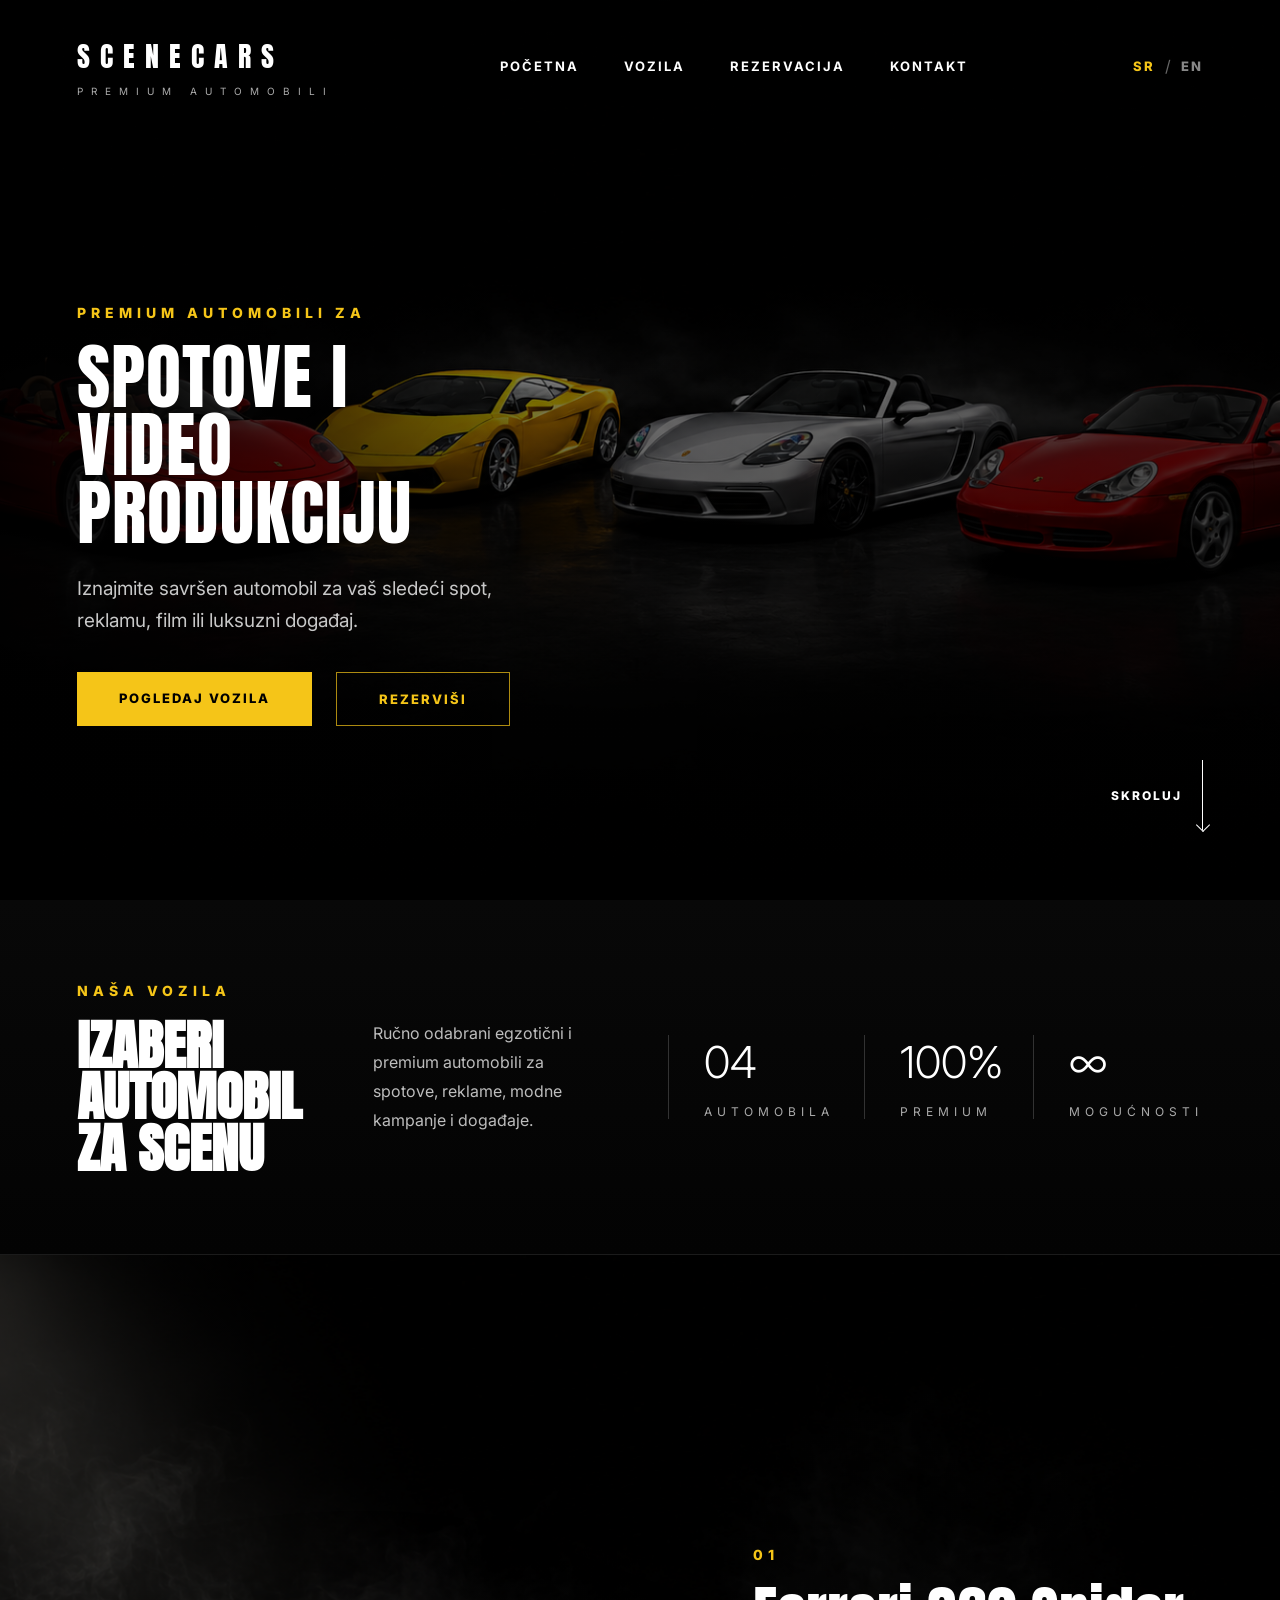
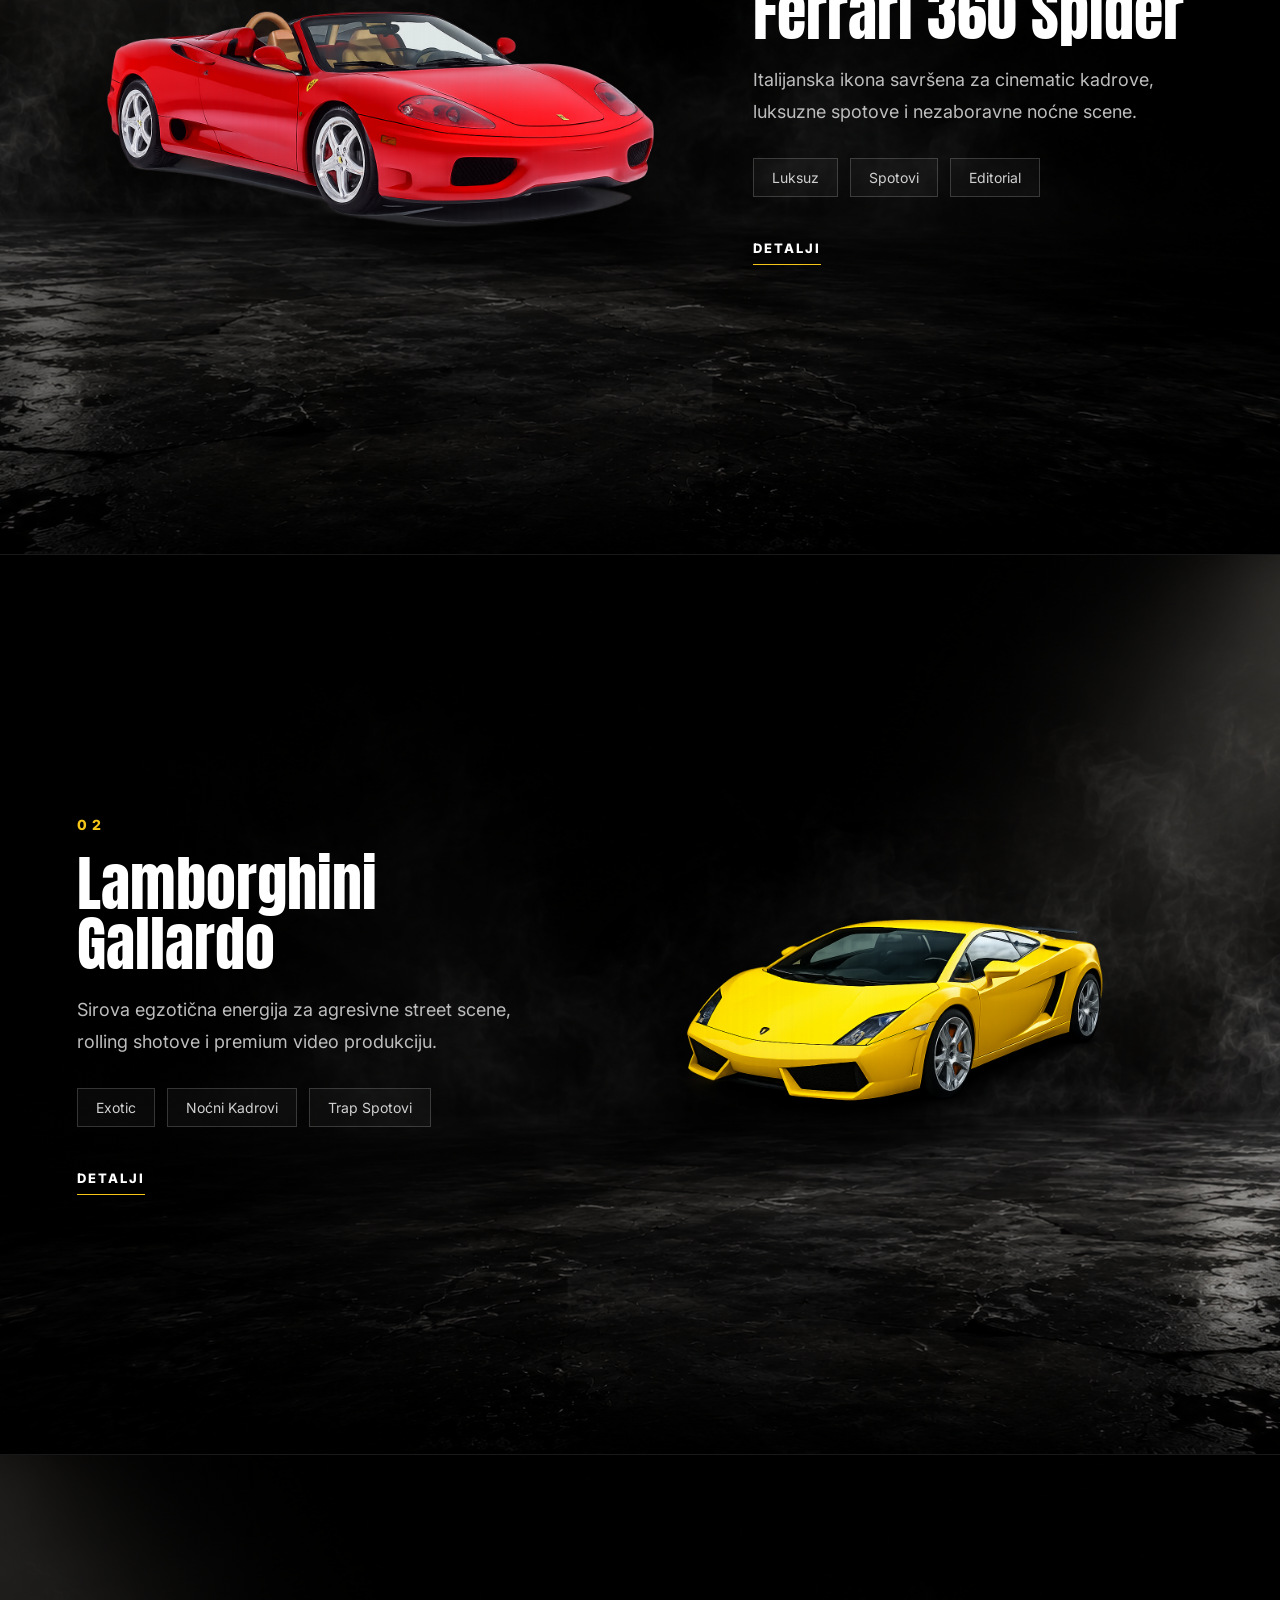
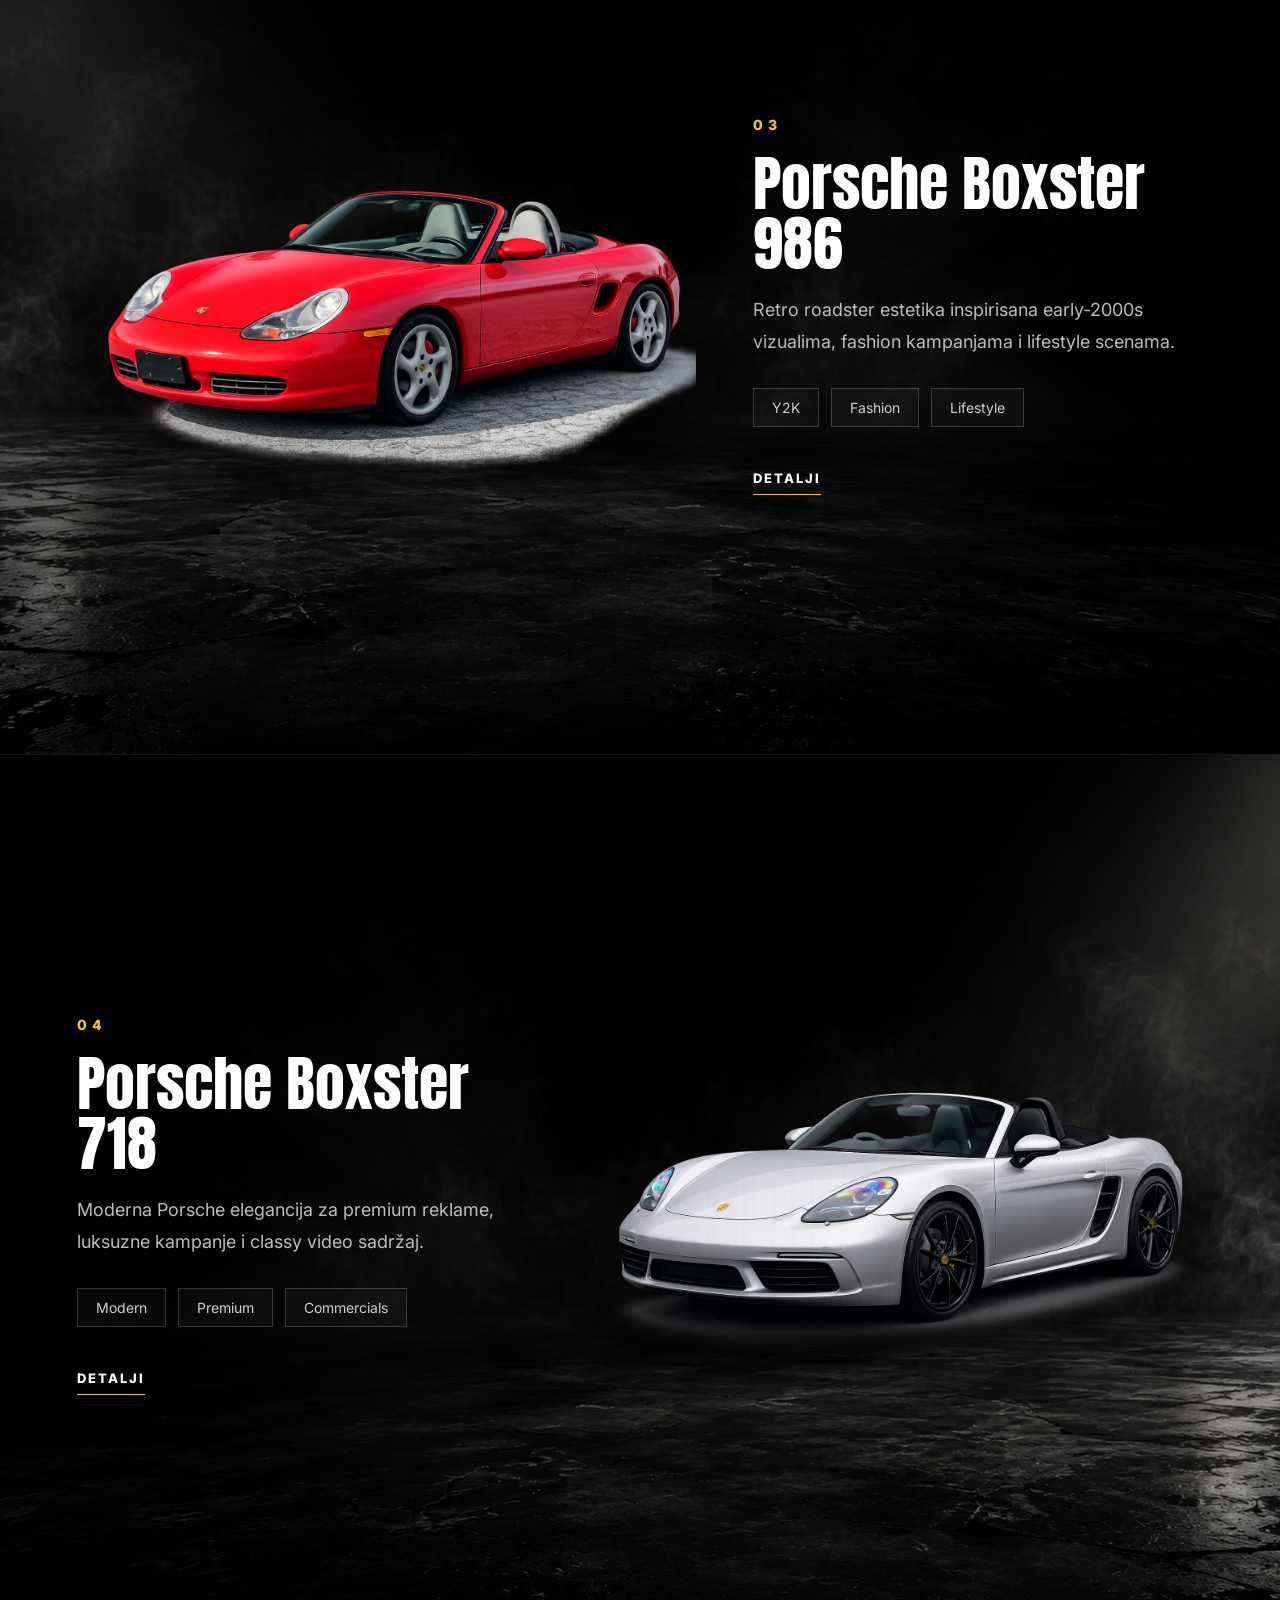
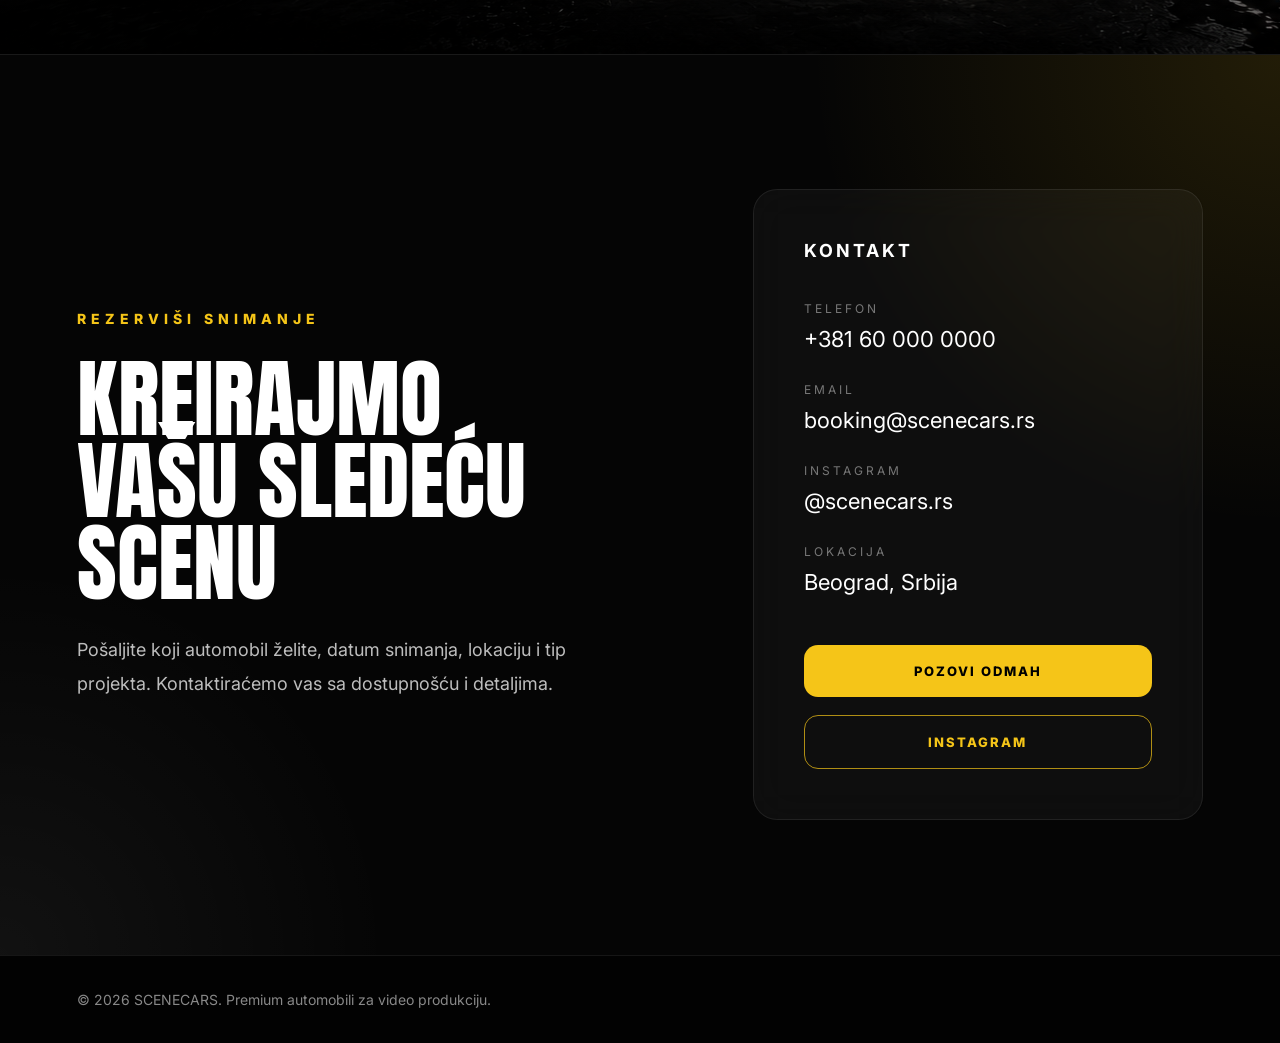
<file: index.html>
<!DOCTYPE html>
<html lang="sr">
<head>
  <meta charset="UTF-8" />
  <meta name="viewport" content="width=device-width, initial-scale=1.0"/>
  <title>SceneCars | Premium automobili za spotove</title>

  <link rel="stylesheet" href="css/style.css"/>

  <link rel="preconnect" href="https://fonts.googleapis.com">
  <link href="https://fonts.googleapis.com/css2?family=Inter:wght@300;400;500;600;700;800&family=Anton&display=swap" rel="stylesheet">
</head>
<body>

  <!-- HERO -->
  <section class="hero" id="home">

    <header class="navbar">

      <div class="logo">
        <h3>SCENECARS</h3>
        <span>PREMIUM AUTOMOBILI</span>
      </div>

      <nav>
        <a href="#home">POČETNA</a>
        <a href="#fleet">VOZILA</a>
        <a href="#booking">REZERVACIJA</a>
        <a href="#contact">KONTAKT</a>
      </nav>

      <div class="nav-right">

        <div class="lang-switch">
          <a href="index.html" class="active">SR</a>
          <span>/</span>
          <a href="en/index.html">EN</a>
        </div>  

      </div>

    </header>

    <div class="hero-bg">
      <img src="img/hero-cars.png" alt="Premium automobili za spotove">
    </div>

    <div class="hero-dark"></div>

    <div class="hero-content">

      <p class="hero-label">PREMIUM AUTOMOBILI ZA</p>

      <h1>
        SPOTOVE I<br>
        VIDEO<br>
        PRODUKCIJU
      </h1>

      <p class="hero-text">
        Iznajmite savršen automobil za vaš sledeći spot,
        reklamu, film ili luksuzni događaj.
      </p>

      <div class="hero-buttons">
        <a href="#fleet" class="btn btn-primary">POGLEDAJ VOZILA</a>
        <a href="#booking" class="btn btn-secondary">REZERVIŠI</a>
      </div>

    </div>

    <div class="scroll-indicator">
      <span>SKROLUJ</span>
      <div class="scroll-line"></div>
    </div>

  </section>

  <!-- INTRO -->
  <section class="intro">

    <div>
      <span class="section-label">NAŠA VOZILA</span>

      <h2>
        IZABERI<br>
        AUTOMOBIL<br>
        ZA SCENU
      </h2>
    </div>

    <p>
      Ručno odabrani egzotični i premium automobili
      za spotove, reklame, modne kampanje i događaje.
    </p>

    <div class="intro-stats">

      <div>
        <strong>04</strong>
        <span>AUTOMOBILA</span>
      </div>

      <div>
        <strong>100%</strong>
        <span>PREMIUM</span>
      </div>

      <div>
        <strong>∞</strong>
        <span>MOGUĆNOSTI</span>
      </div>

    </div>

  </section>

  <!-- FLEET -->
  <section class="fleet" id="fleet">

    <!-- Ferrari -->

    <div class="car-section">

      <div class="car-image">
        <img src="img/ferrari360spyder.png" alt="Ferrari 360 Spider">
      </div>

      <div class="car-content">

        <span class="car-number">01</span>

        <h2>Ferrari 360 Spider</h2>

        <p class="car-description">
          Italijanska ikona savršena za cinematic kadrove,
          luksuzne spotove i nezaboravne noćne scene.
        </p>

        <div class="car-tags">
          <span>Luksuz</span>
          <span>Spotovi</span>
          <span>Editorial</span>
        </div>

        <a href="car.html?car=ferrari360" class="car-btn">
          DETALJI
        </a>

      </div>

    </div>

    <!-- Gallardo -->

    <div class="car-section">

      <div class="car-image">
        <img src="img/LambroghiniGallardo.png" alt="Lamborghini Gallardo">
      </div>

      <div class="car-content">

        <span class="car-number">02</span>

        <h2>Lamborghini Gallardo</h2>

        <p class="car-description">
          Sirova egzotična energija za agresivne street scene,
          rolling shotove i premium video produkciju.
        </p>

        <div class="car-tags">
          <span>Exotic</span>
          <span>Noćni Kadrovi</span>
          <span>Trap Spotovi</span>
        </div>

        <a href="car.html?car=gallardo" class="car-btn">
          DETALJI
        </a>

      </div>

    </div>

    <!-- Porsche 986 -->

    <div class="car-section">

      <div class="car-image">
        <img src="img/porscheboxster986.png" alt="Porsche Boxster 986">
      </div>

      <div class="car-content">

        <span class="car-number">03</span>

        <h2>Porsche Boxster 986</h2>

        <p class="car-description">
          Retro roadster estetika inspirisana early-2000s
          vizualima, fashion kampanjama i lifestyle scenama.
        </p>

        <div class="car-tags">
          <span>Y2K</span>
          <span>Fashion</span>
          <span>Lifestyle</span>
        </div>

        <a href="car.html?car=boxster986" class="car-btn">
          DETALJI
        </a>

      </div>

    </div>

    <!-- Porsche 718 -->

    <div class="car-section">

      <div class="car-image">
        <img src="img/porscheboxster781.png" alt="Porsche Boxster 718">
      </div>

      <div class="car-content">

        <span class="car-number">04</span>

        <h2>Porsche Boxster 718</h2>

        <p class="car-description">
          Moderna Porsche elegancija za premium reklame,
          luksuzne kampanje i classy video sadržaj.
        </p>

        <div class="car-tags">
          <span>Modern</span>
          <span>Premium</span>
          <span>Commercials</span>
        </div>

        <a href="car.html?car=boxster718" class="car-btn">
          DETALJI
        </a>

      </div>

    </div>

  </section>

  <!-- BOOKING -->

  <section class="booking-section" id="booking">

    <div class="booking-container">

      <div class="booking-left">

        <span class="section-label">
          REZERVIŠI SNIMANJE
        </span>

        <h2>
          KREIRAJMO<br>
          VAŠU SLEDEĆU<br>
          SCENU
        </h2>

        <p>
          Pošaljite koji automobil želite, datum snimanja,
          lokaciju i tip projekta. Kontaktiraćemo vas sa
          dostupnošću i detaljima.
        </p>

      </div>

      <div class="booking-right">

        <div class="booking-card">

          <h3>KONTAKT</h3>

          <div class="booking-info">

            <div class="info-item">
              <span>TELEFON</span>
              <a href="tel:+381600000000">
                +381 60 000 0000
              </a>
            </div>

            <div class="info-item">
              <span>EMAIL</span>
              <a href="mailto:booking@scenecars.rs">
                booking@scenecars.rs
              </a>
            </div>

            <div class="info-item">
              <span>INSTAGRAM</span>
              <a href="#">
                @scenecars.rs
              </a>
            </div>

            <div class="info-item">
              <span>LOKACIJA</span>
              <p>Beograd, Srbija</p>
            </div>

          </div>

          <div class="booking-buttons">

            <a href="tel:+381600000000" class="booking-btn primary">
              POZOVI ODMAH
            </a>

            <a href="#" class="booking-btn secondary">
              INSTAGRAM
            </a>

          </div>

        </div>

      </div>

    </div>

  </section>

  <footer class="footer" id="contact">
    <p>
      © 2026 SCENECARS. Premium automobili za video produkciju.
    </p>
  </footer>

  <script src="js/main.js"></script>

</body>
</html>
</file>
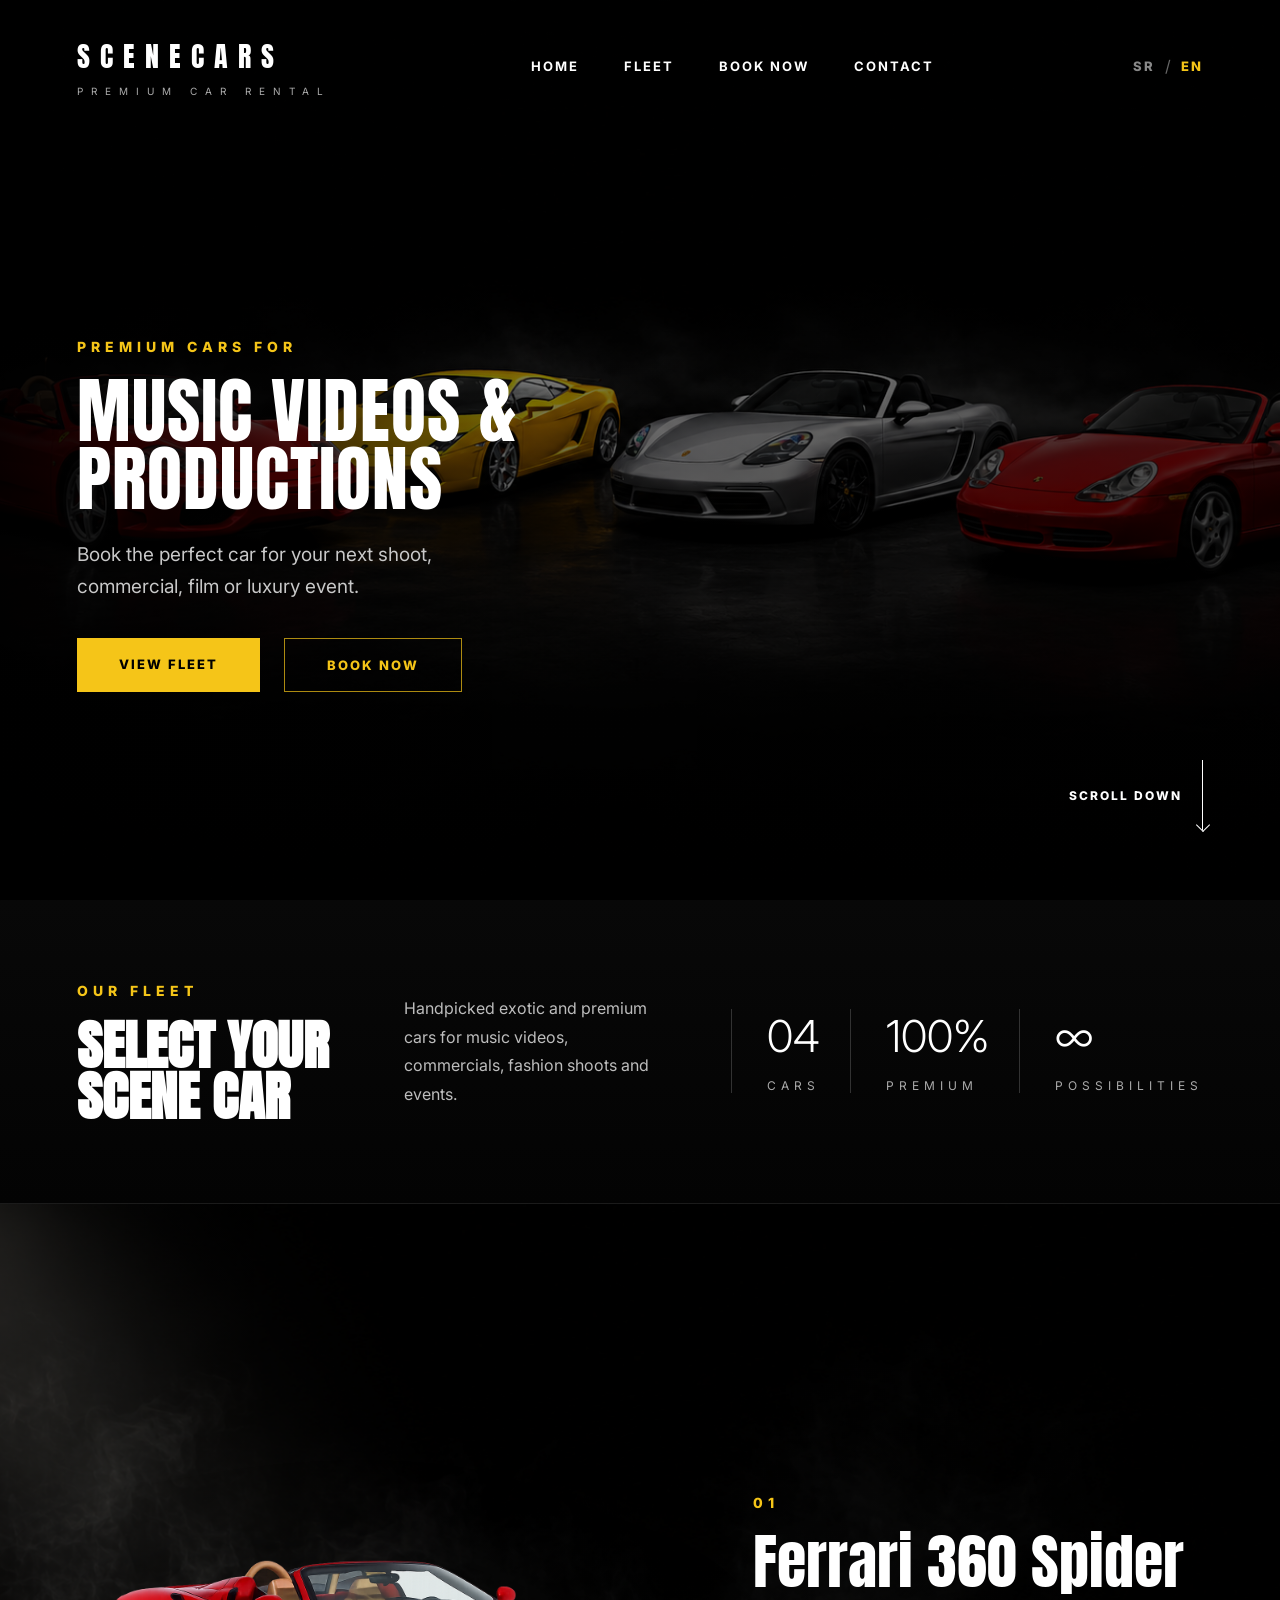
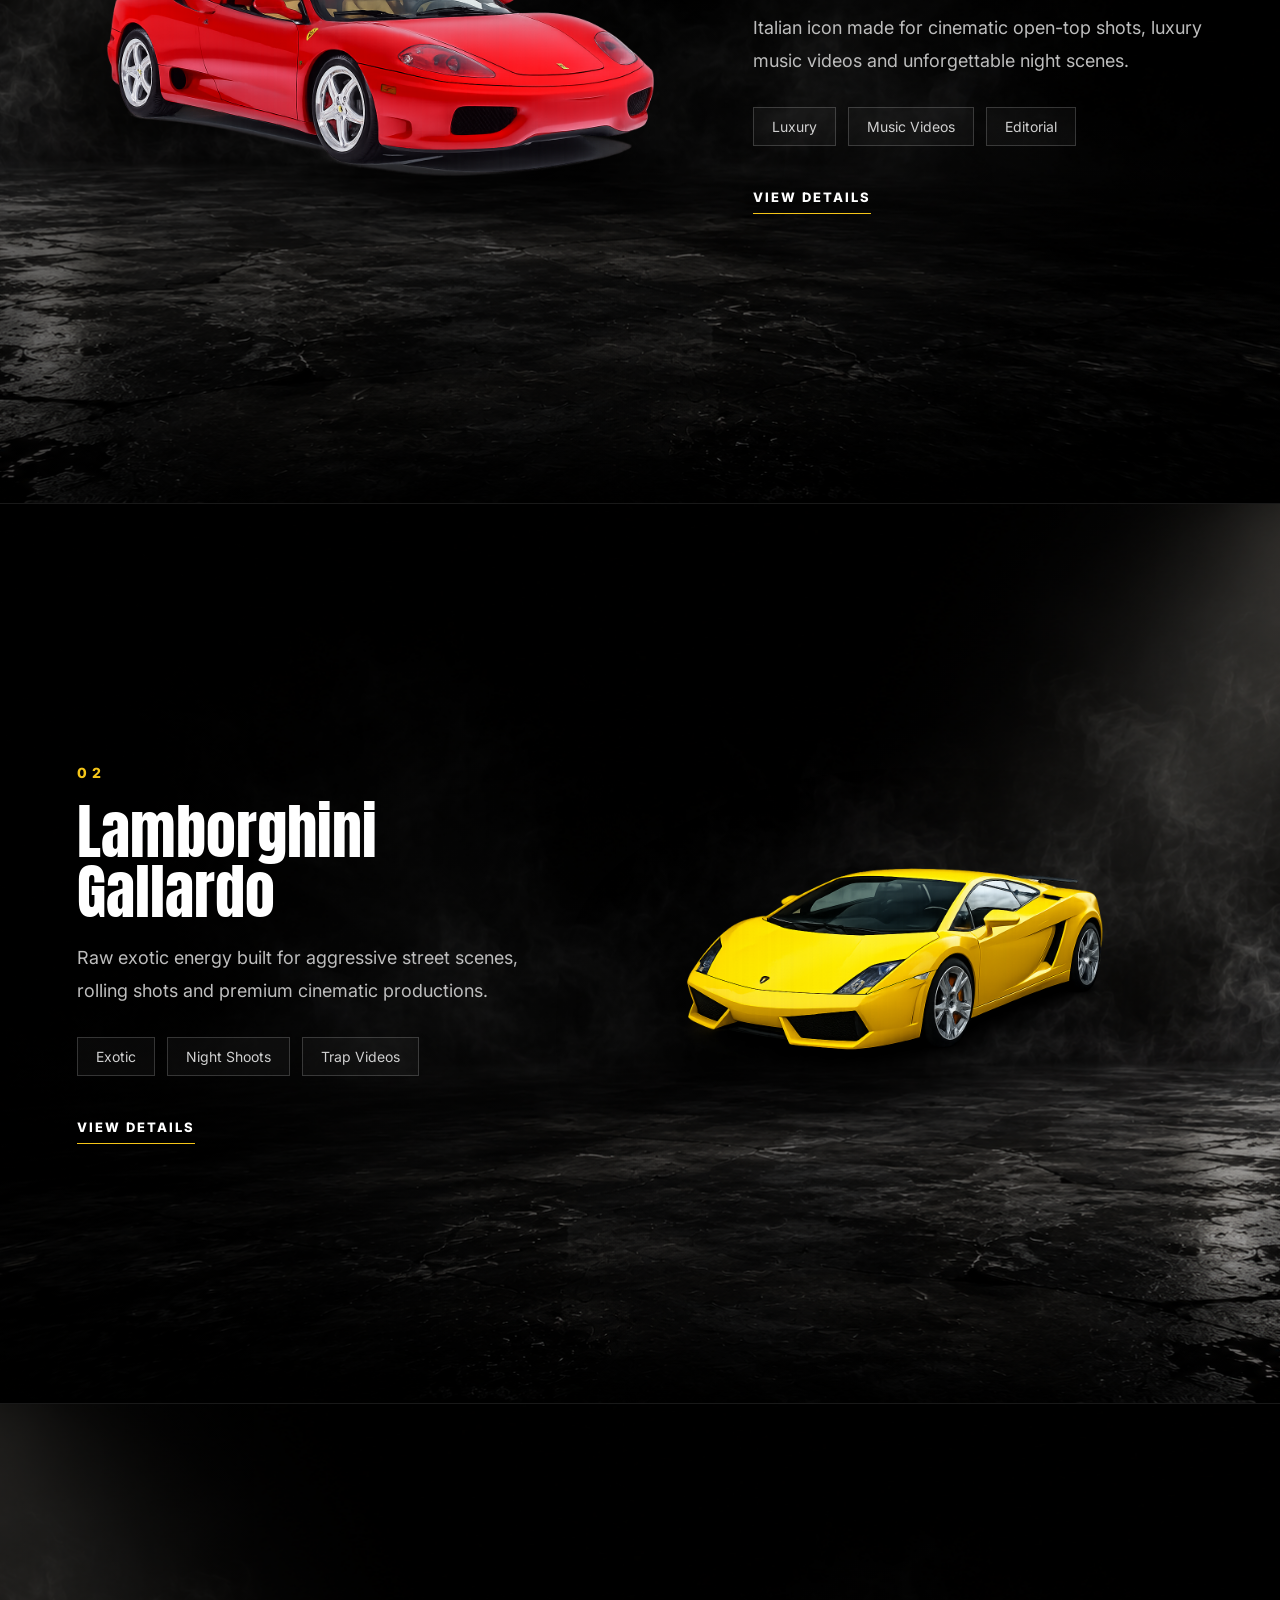
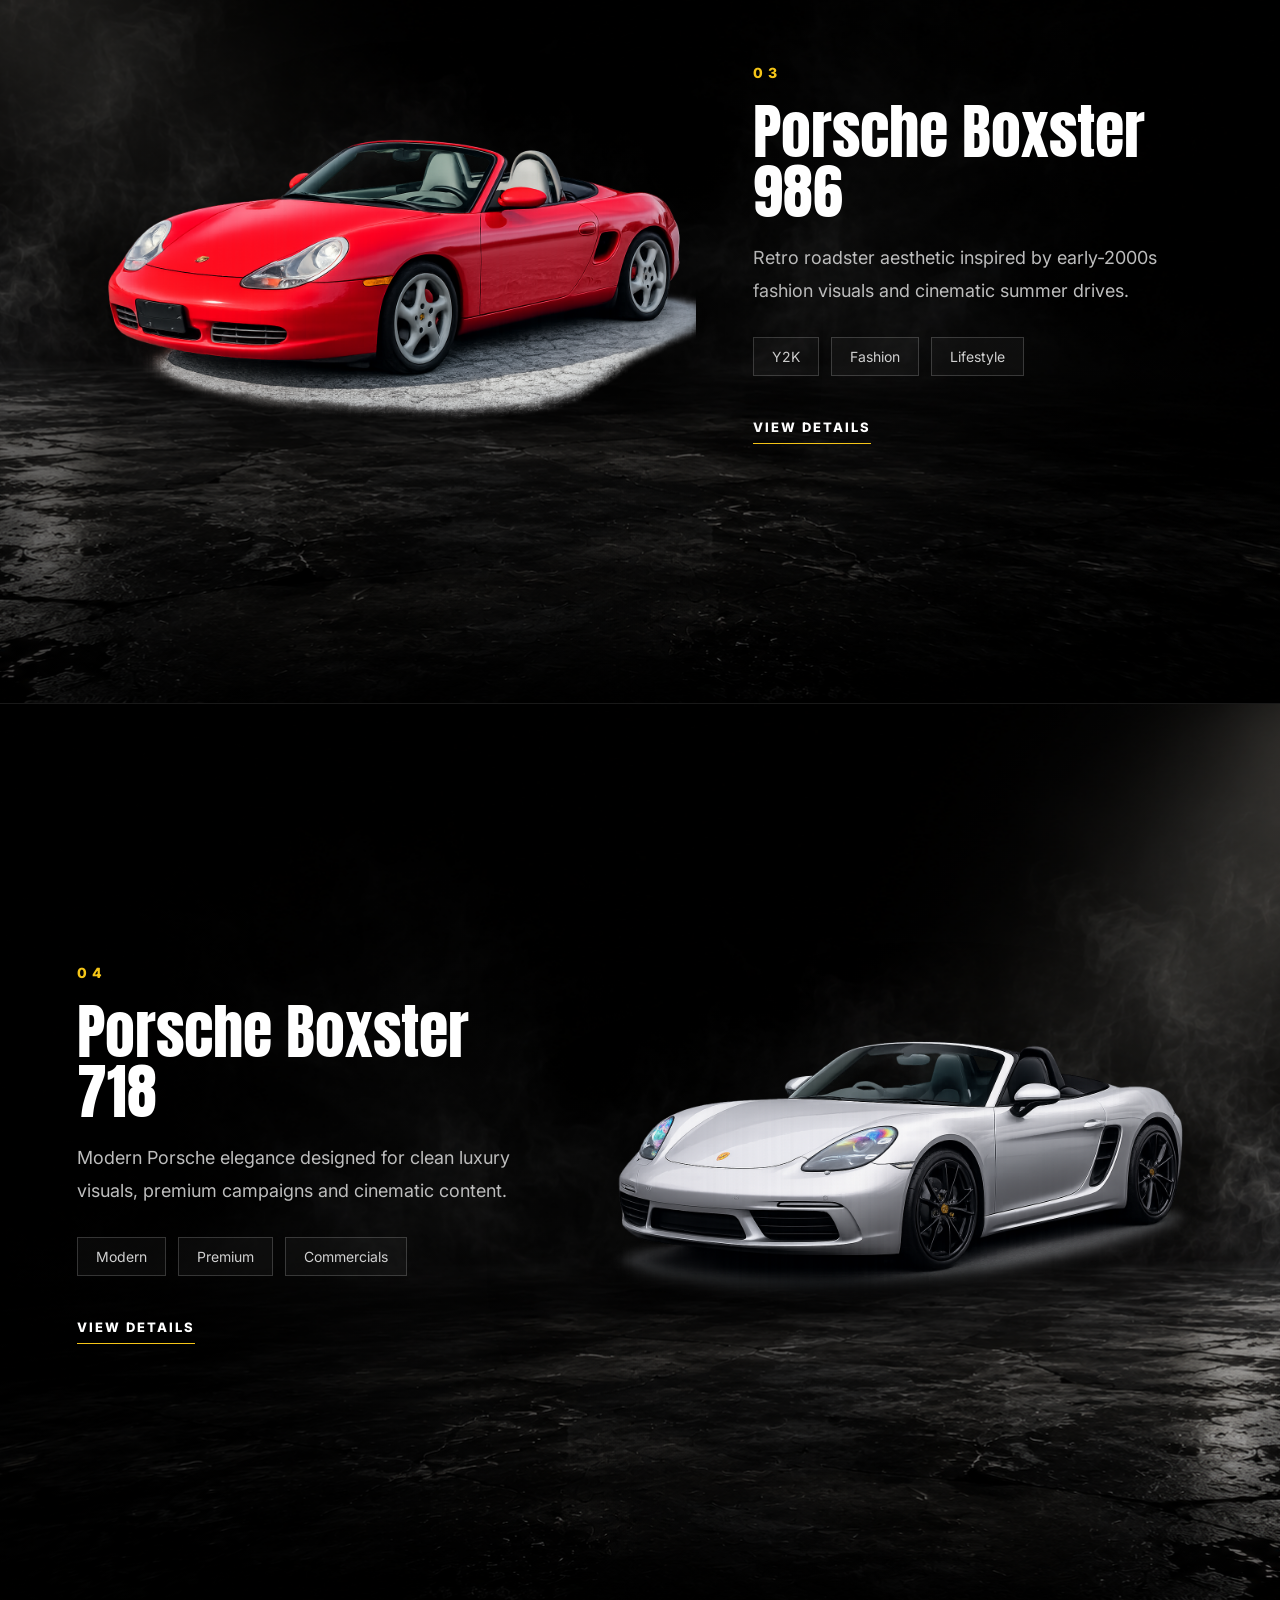
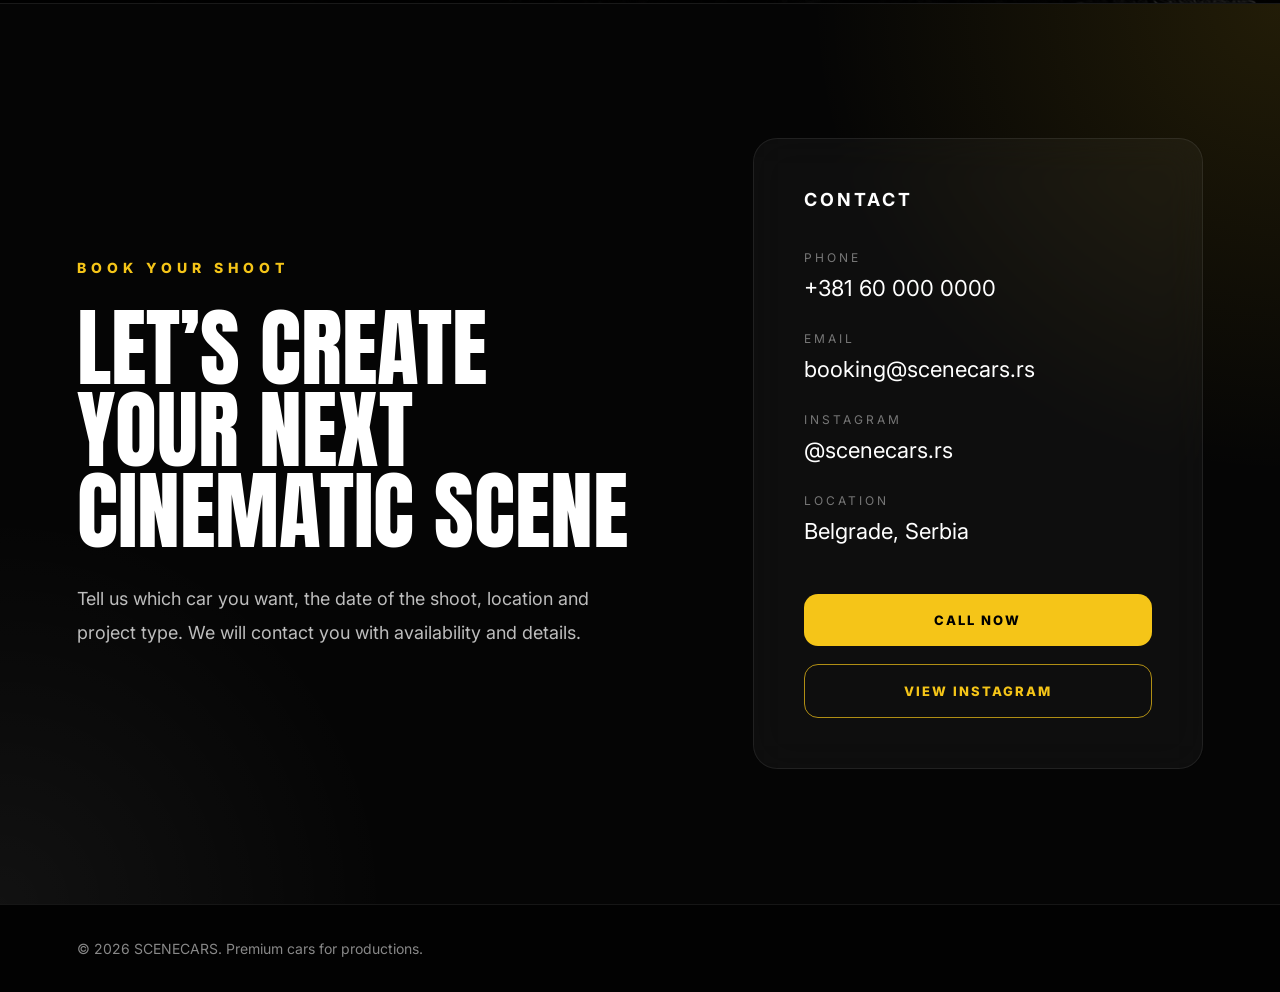
<file: en/index.html>
<!DOCTYPE html>
<html lang="en">
<head>
  <meta charset="UTF-8" />
  <meta name="viewport" content="width=device-width, initial-scale=1.0"/>
  <title>SceneCars | Luxury Cars For Music Videos</title>

  <link rel="stylesheet" href="../css/style.css"/>

  <link rel="preconnect" href="https://fonts.googleapis.com">
  <link href="https://fonts.googleapis.com/css2?family=Inter:wght@300;400;500;600;700;800&family=Anton&display=swap" rel="stylesheet">
</head>
<body>

  <!-- HERO -->
  <section class="hero" id="home">

    <header class="navbar">

      <div class="logo">
        <h3>SCENECARS</h3>
        <span>PREMIUM CAR RENTAL</span>
      </div>

      <nav>
        <a href="#home">HOME</a>
        <a href="#fleet">FLEET</a>
        <a href="#booking">BOOK NOW</a>
        <a href="#contact">CONTACT</a>
      </nav>

      <div class="nav-right">

        <div class="lang-switch">
          <a href="../index.html">SR</a>
          <span>/</span>
          <a href="index.html" class="active">EN</a>
        </div>

      </div>

    </header>

    <div class="hero-bg">
      <img src="../img/hero-cars.png" alt="Premium cars for music videos">
    </div>

    <div class="hero-dark"></div>

    <div class="hero-content">

      <p class="hero-label">PREMIUM CARS FOR</p>

      <h1>
        MUSIC VIDEOS &<br>
        PRODUCTIONS
      </h1>

      <p class="hero-text">
        Book the perfect car for your next shoot, commercial,
        film or luxury event.
      </p>

      <div class="hero-buttons">
        <a href="#fleet" class="btn btn-primary">VIEW FLEET</a>
        <a href="#booking" class="btn btn-secondary">BOOK NOW</a>
      </div>

    </div>

    <div class="scroll-indicator">
      <span>SCROLL DOWN</span>
      <div class="scroll-line"></div>
    </div>

  </section>

  <!-- INTRO -->
  <section class="intro">

    <div>
      <span class="section-label">OUR FLEET</span>

      <h2>
        SELECT YOUR<br>
        SCENE CAR
      </h2>
    </div>

    <p>
      Handpicked exotic and premium cars for music videos,
      commercials, fashion shoots and events.
    </p>

    <div class="intro-stats">

      <div>
        <strong>04</strong>
        <span>CARS</span>
      </div>

      <div>
        <strong>100%</strong>
        <span>PREMIUM</span>
      </div>

      <div>
        <strong>∞</strong>
        <span>POSSIBILITIES</span>
      </div>

    </div>

  </section>

  <!-- FLEET -->
  <section class="fleet" id="fleet">

    <!-- Ferrari -->

    <div class="car-section">

      <div class="car-image">
        <img src="../img/ferrari360spyder.png" alt="Ferrari 360 Spider">
      </div>

      <div class="car-content">

        <span class="car-number">01</span>

        <h2>Ferrari 360 Spider</h2>

        <p class="car-description">
          Italian icon made for cinematic open-top shots,
          luxury music videos and unforgettable night scenes.
        </p>

        <div class="car-tags">
          <span>Luxury</span>
          <span>Music Videos</span>
          <span>Editorial</span>
        </div>

        <a href="car.html?car=ferrari360" class="car-btn">
          VIEW DETAILS
        </a>

      </div>

    </div>

    <!-- Gallardo -->

    <div class="car-section">

      <div class="car-image">
        <img src="../img/LambroghiniGallardo.png" alt="Lamborghini Gallardo">
      </div>

      <div class="car-content">

        <span class="car-number">02</span>

        <h2>Lamborghini Gallardo</h2>

        <p class="car-description">
          Raw exotic energy built for aggressive street scenes,
          rolling shots and premium cinematic productions.
        </p>

        <div class="car-tags">
          <span>Exotic</span>
          <span>Night Shoots</span>
          <span>Trap Videos</span>
        </div>

        <a href="car.html?car=gallardo" class="car-btn">
          VIEW DETAILS
        </a>

      </div>

    </div>

    <!-- Porsche 986 -->

    <div class="car-section">

      <div class="car-image">
        <img src="../img/porscheboxster986.png" alt="Porsche Boxster 986">
      </div>

      <div class="car-content">

        <span class="car-number">03</span>

        <h2>Porsche Boxster 986</h2>

        <p class="car-description">
          Retro roadster aesthetic inspired by early-2000s
          fashion visuals and cinematic summer drives.
        </p>

        <div class="car-tags">
          <span>Y2K</span>
          <span>Fashion</span>
          <span>Lifestyle</span>
        </div>

        <a href="car.html?car=boxster986" class="car-btn">
          VIEW DETAILS
        </a>

      </div>

    </div>

    <!-- Porsche 718 -->

    <div class="car-section">

      <div class="car-image">
        <img src="../img/porscheboxster781.png" alt="Porsche Boxster 718">
      </div>

      <div class="car-content">

        <span class="car-number">04</span>

        <h2>Porsche Boxster 718</h2>

        <p class="car-description">
          Modern Porsche elegance designed for clean luxury
          visuals, premium campaigns and cinematic content.
        </p>

        <div class="car-tags">
          <span>Modern</span>
          <span>Premium</span>
          <span>Commercials</span>
        </div>

        <a href="car.html?car=boxster718" class="car-btn">
          VIEW DETAILS
        </a>

      </div>

    </div>

  </section>

  <!-- BOOKING -->

  <section class="booking-section" id="booking">

    <div class="booking-container">

      <div class="booking-left">

        <span class="section-label">
          BOOK YOUR SHOOT
        </span>

        <h2>
          LET’S CREATE<br>
          YOUR NEXT<br>
          CINEMATIC SCENE
        </h2>

        <p>
          Tell us which car you want, the date of the shoot,
          location and project type. We will contact you with
          availability and details.
        </p>

      </div>

      <div class="booking-right">

        <div class="booking-card">

          <h3>CONTACT</h3>

          <div class="booking-info">

            <div class="info-item">
              <span>PHONE</span>
              <a href="tel:+381600000000">
                +381 60 000 0000
              </a>
            </div>

            <div class="info-item">
              <span>EMAIL</span>
              <a href="mailto:booking@scenecars.rs">
                booking@scenecars.rs
              </a>
            </div>

            <div class="info-item">
              <span>INSTAGRAM</span>
              <a href="#">
                @scenecars.rs
              </a>
            </div>

            <div class="info-item">
              <span>LOCATION</span>
              <p>Belgrade, Serbia</p>
            </div>

          </div>

          <div class="booking-buttons">

            <a href="tel:+381600000000" class="booking-btn primary">
              CALL NOW
            </a>

            <a href="#" class="booking-btn secondary">
              VIEW INSTAGRAM
            </a>

          </div>

        </div>

      </div>

    </div>

  </section>

  <footer class="footer" id="contact">
    <p>
      © 2026 SCENECARS. Premium cars for productions.
    </p>
  </footer>

  <script src="../js/main.js"></script>

</body>
</html>
</file>
<file: css/style.css>
*{
  margin:0;
  padding:0;
  box-sizing:border-box;
}

html{
  scroll-behavior:smooth;
}

body{
  background:#050505;
  color:white;
  font-family:'Inter', sans-serif;
  overflow-x:hidden;
}

.lang-switch{
  display:flex;
  align-items:center;
  gap:10px;
}

.lang-switch span{
  color:#666;
}

.lang-switch a{
  text-decoration:none;
  color:#888;
  font-size:13px;
  letter-spacing:2px;
  font-weight:800;
  transition:0.3s;
}

.lang-switch a.active{
  color:#f5c518;
}

.lang-switch a:hover{
  color:white;
}

img{
  max-width:100%;
  display:block;
}

/* HERO */

.hero{
  position:relative;
  min-height:100vh;
  overflow:hidden;
  background:#030303;
}

.navbar{
  position:absolute;
  top:0;
  left:0;
  width:100%;
  z-index:10;
  display:flex;
  justify-content:space-between;
  align-items:center;
  padding:35px 6%;
}

.logo h3{
  font-family:'Anton', sans-serif;
  letter-spacing:10px;
  font-size:28px;
  font-weight:400;
}

.logo span{
  display:block;
  margin-top:8px;
  font-size:10px;
  letter-spacing:8px;
  color:#aaa;
}

.navbar nav{
  display:flex;
  gap:45px;
}

.navbar nav a{
  color:white;
  text-decoration:none;
  font-size:13px;
  letter-spacing:2px;
  font-weight:700;
  position:relative;
}

.navbar nav a::after{
  content:"";
  position:absolute;
  left:0;
  bottom:-8px;
  width:0;
  height:1px;
  background:#f5c518;
  transition:0.3s;
}

.navbar nav a:hover::after{
  width:100%;
}

.nav-btn{
  color:#f5c518;
  text-decoration:none;
  border:1px solid rgba(245,197,24,0.8);
  padding:16px 34px;
  font-size:13px;
  letter-spacing:2px;
  font-weight:800;
  transition:0.3s;
}

.nav-btn:hover{
  background:#f5c518;
  color:black;
}

.hero-bg{
  position:absolute;
  inset:0;
  z-index:1;
}

.hero-bg img{
  width:100%;
  height:100%;
  object-fit:cover;
  object-position:center;
}

.hero-dark{
  position:absolute;
  inset:0;
  z-index:2;
  background:
    linear-gradient(to right, rgba(0,0,0,0.94) 0%, rgba(0,0,0,0.46) 42%, rgba(0,0,0,0.65) 100%),
    linear-gradient(to bottom, rgba(0,0,0,0.72) 0%, transparent 38%, rgba(0,0,0,0.98) 100%);
}

.hero-content{
  position:relative;
  z-index:5;
  min-height:100vh;
  display:flex;
  flex-direction:column;
  justify-content:center;
  padding:130px 6% 0;
  max-width:760px;
}

.hero-label,
.section-label{
  color:#f5c518;
  letter-spacing:5px;
  font-size:14px;
  font-weight:800;
}

.hero h1{
  font-family:'Anton', sans-serif;
  font-size:72px;
  line-height:0.95;
  letter-spacing:1px;
  font-weight:400;
  margin-top:22px;
}

.hero-text{
  color:#c8c8c8;
  font-size:19px;
  line-height:1.7;
  margin-top:25px;
  max-width:430px;
}

.hero-buttons{
  display:flex;
  gap:24px;
  margin-top:35px;
}

.btn{
  text-decoration:none;
  padding:18px 42px;
  font-size:13px;
  letter-spacing:2px;
  font-weight:800;
  transition:0.3s;
}

.btn-primary{
  background:#f5c518;
  color:black;
}

.btn-primary:hover{
  transform:translateY(-4px);
  box-shadow:0 20px 40px rgba(245,197,24,0.2);
}

.btn-secondary{
  border:1px solid rgba(245,197,24,0.7);
  color:#f5c518;
}

.btn-secondary:hover{
  background:#f5c518;
  color:black;
}

.scroll-indicator{
  position:absolute;
  right:6%;
  bottom:70px;
  z-index:8;
  display:flex;
  align-items:center;
  gap:20px;
}

.scroll-indicator span{
  font-size:12px;
  letter-spacing:2px;
  font-weight:800;
  color:white;
}

.scroll-line{
  width:1px;
  height:70px;
  background:white;
  position:relative;
}

.scroll-line::after{
  content:"";
  position:absolute;
  bottom:0;
  left:-4px;
  width:9px;
  height:9px;
  border-right:1px solid white;
  border-bottom:1px solid white;
  transform:rotate(45deg);
}

/* INTRO */

.intro{
  padding:80px 6%;
  background:linear-gradient(180deg, #080808, #030303);
  display:grid;
  grid-template-columns:1fr 1fr 1.4fr;
  gap:60px;
  align-items:center;
  border-bottom:1px solid rgba(255,255,255,0.08);
}

.intro h2{
  font-family:'Anton', sans-serif;
  font-size:54px;
  line-height:0.95;
  margin-top:20px;
}

.intro p{
  color:#bdbdbd;
  line-height:1.8;
  max-width:430px;
}

.intro-stats{
  display:grid;
  grid-template-columns:repeat(3,1fr);
  gap:30px;
}

.intro-stats div{
  border-left:1px solid rgba(255,255,255,0.18);
  padding-left:35px;
}

.intro-stats strong{
  display:block;
  font-size:44px;
  font-weight:300;
}

.intro-stats span{
  display:block;
  margin-top:15px;
  color:#aaa;
  letter-spacing:5px;
  font-size:12px;
}

/* FLEET */

.fleet{
  width:100%;
}

.car-section{
  min-height:100vh;
  display:flex;
  align-items:center;
  justify-content:space-between;
  padding:100px 6%;
  border-bottom:1px solid rgba(255,255,255,0.08);

  background:
    linear-gradient(
      to right,
      rgba(0,0,0,0.55),
      rgba(0,0,0,0.3)
    ),

    url("../img/background1.png");

  background-size:cover;
  background-position:center;
  background-repeat:no-repeat;
  background-attachment:fixed;

  opacity:0;
  transform:translateY(100px);
  transition:1s ease;
}

.car-section:nth-child(even){
  flex-direction:row-reverse;

  background:
    linear-gradient(
      to right,
      rgba(0,0,0,0.55),
      rgba(0,0,0,0.3)
    ),

    url("../img/background.png");

  background-size:cover;
  background-position:center;
  background-repeat:no-repeat;
  background-attachment:fixed;
}

.car-section.show{
  opacity:1;
  transform:translateY(0);
}

.car-image{
  width:55%;
}

.car-image img{
  width:100%;
  filter:drop-shadow(0 40px 60px rgba(0,0,0,0.8));
  transition:0.6s;
}

.car-image img:hover{
  transform:scale(1.035);
}

.car-content{
  width:40%;
}

.car-number{
  font-size:14px;
  color:#f5c518;
  letter-spacing:5px;
  font-weight:800;
}

.car-content h2{
  font-size:60px;
  margin:20px 0;
  font-family:'Anton', sans-serif;
  line-height:1;
  font-weight:400;
}

.car-description{
  color:#bdbdbd;
  line-height:1.8;
  font-size:18px;
  margin-bottom:30px;
}

.car-tags{
  display:flex;
  gap:12px;
  flex-wrap:wrap;
  margin-bottom:40px;
}

.car-tags span{
  border:1px solid rgba(255,255,255,0.18);
  padding:10px 18px;
  font-size:14px;
  color:#d0d0d0;
  background:rgba(255,255,255,0.03);
}

.car-btn{
  display:inline-block;
  text-decoration:none;
  color:white;
  border-bottom:1px solid #f5c518;
  padding-bottom:8px;
  letter-spacing:2px;
  font-weight:800;
  font-size:13px;
  transition:0.3s;
}

.car-btn:hover{
  color:#f5c518;
  letter-spacing:4px;
}

/* BOOKING */

.booking-section{
  position:relative;
  min-height:100vh;
  padding:120px 6%;
  display:flex;
  align-items:center;
  overflow:hidden;

  background:
    linear-gradient(
      to right,
      rgba(0,0,0,0.82),
      rgba(0,0,0,0.45)
    ),

    url("../img/hero-cars.png");

  background-size:cover;
  background-position:center;
  background-repeat:no-repeat;
  background-attachment:fixed;
}
.booking-section::before{
  content:"";

  position:absolute;
  inset:0;

  background:
    radial-gradient(
      circle at top right,
      rgba(245,197,24,0.12),
      transparent 30%
    ),

    radial-gradient(
      circle at bottom left,
      rgba(255,255,255,0.05),
      transparent 25%
    );

  z-index:1;
}

.booking-container{
  position:relative;
  z-index:2;
}

.booking-container{
  position:relative;
  z-index:2;
  width:100%;
  display:flex;
  justify-content:space-between;
  align-items:center;
  gap:80px;
}

.booking-left{
  width:50%;
}

.booking-left h2{
  font-family:'Anton', sans-serif;
  font-size:86px;
  line-height:0.95;
  margin:30px 0;
  font-weight:400;
}

.booking-left p{
  color:#bdbdbd;
  font-size:18px;
  line-height:1.9;
  max-width:600px;
}

.booking-right{
  width:40%;
}

.booking-card{
  background:rgba(255,255,255,0.04);
  border:1px solid rgba(255,255,255,0.08);
  backdrop-filter:blur(20px);
  padding:50px;
  border-radius:24px;
}

.booking-card h3{
  font-size:18px;
  letter-spacing:3px;
  margin-bottom:40px;
}

.booking-info{
  display:flex;
  flex-direction:column;
  gap:30px;
}

.info-item span{
  display:block;
  font-size:12px;
  letter-spacing:3px;
  color:#777;
  margin-bottom:10px;
}

.info-item a,
.info-item p{
  color:white;
  text-decoration:none;
  font-size:22px;
}

.info-item a:hover{
  color:#f5c518;
}

.booking-buttons{
  display:flex;
  flex-direction:column;
  gap:18px;
  margin-top:50px;
}

.booking-btn{
  text-decoration:none;
  padding:18px 24px;
  text-align:center;
  font-weight:800;
  letter-spacing:2px;
  font-size:13px;
  transition:0.3s;
  border-radius:14px;
}

.booking-btn.primary{
  background:#f5c518;
  color:black;
}

.booking-btn.primary:hover{
  transform:translateY(-4px);
  box-shadow:0 20px 40px rgba(245,197,24,0.2);
}

.booking-btn.secondary{
  border:1px solid rgba(245,197,24,0.7);
  color:#f5c518;
}

.booking-btn.secondary:hover{
  background:#f5c518;
  color:black;
}

/* FOOTER */

.footer{
  padding:35px 6%;
  background:#020202;
  border-top:1px solid rgba(255,255,255,0.08);
}

.footer p{
  color:#888;
  font-size:14px;
}

/* RESPONSIVE */

@media(max-width:1100px){

  .navbar nav,
  .nav-btn{
    display:none;
  }

  .intro{
    grid-template-columns:1fr;
  }

  .intro-stats{
    grid-template-columns:repeat(3,1fr);
  }

  .car-section,
  .car-section:nth-child(even){
    flex-direction:column;
    gap:60px;
  }

  .car-image,
  .car-content,
  .booking-left,
  .booking-right{
    width:100%;
  }

  .booking-container{
    flex-direction:column;
  }

  .booking-left h2{
    font-size:60px;
  }
}

@media(max-width:700px){

  .navbar{
    padding:28px 7%;
  }

  .logo h3{
    font-size:22px;
    letter-spacing:6px;
  }

  .logo span{
    letter-spacing:4px;
    font-size:9px;
  }

  .hero-content{
    padding:120px 7% 0;
  }

  .hero h1{
    font-size:44px;
  }

  .hero-text{
    font-size:16px;
  }

  .hero-buttons{
    flex-direction:column;
  }

  .btn{
    text-align:center;
  }

  .scroll-indicator{
    display:none;
  }

  .intro h2{
    font-size:42px;
  }

  .intro-stats{
    grid-template-columns:1fr;
  }

  .car-section{
    padding:80px 7%;
  }

  .car-content h2{
    font-size:42px;
  }

  .car-description{
    font-size:16px;
  }

  .booking-section{
    padding:90px 7%;
  }

  .booking-left h2{
    font-size:44px;
  }

  .booking-card{
    padding:30px;
  }

  .info-item a,
  .info-item p{
    font-size:18px;
  }
}
</file>
